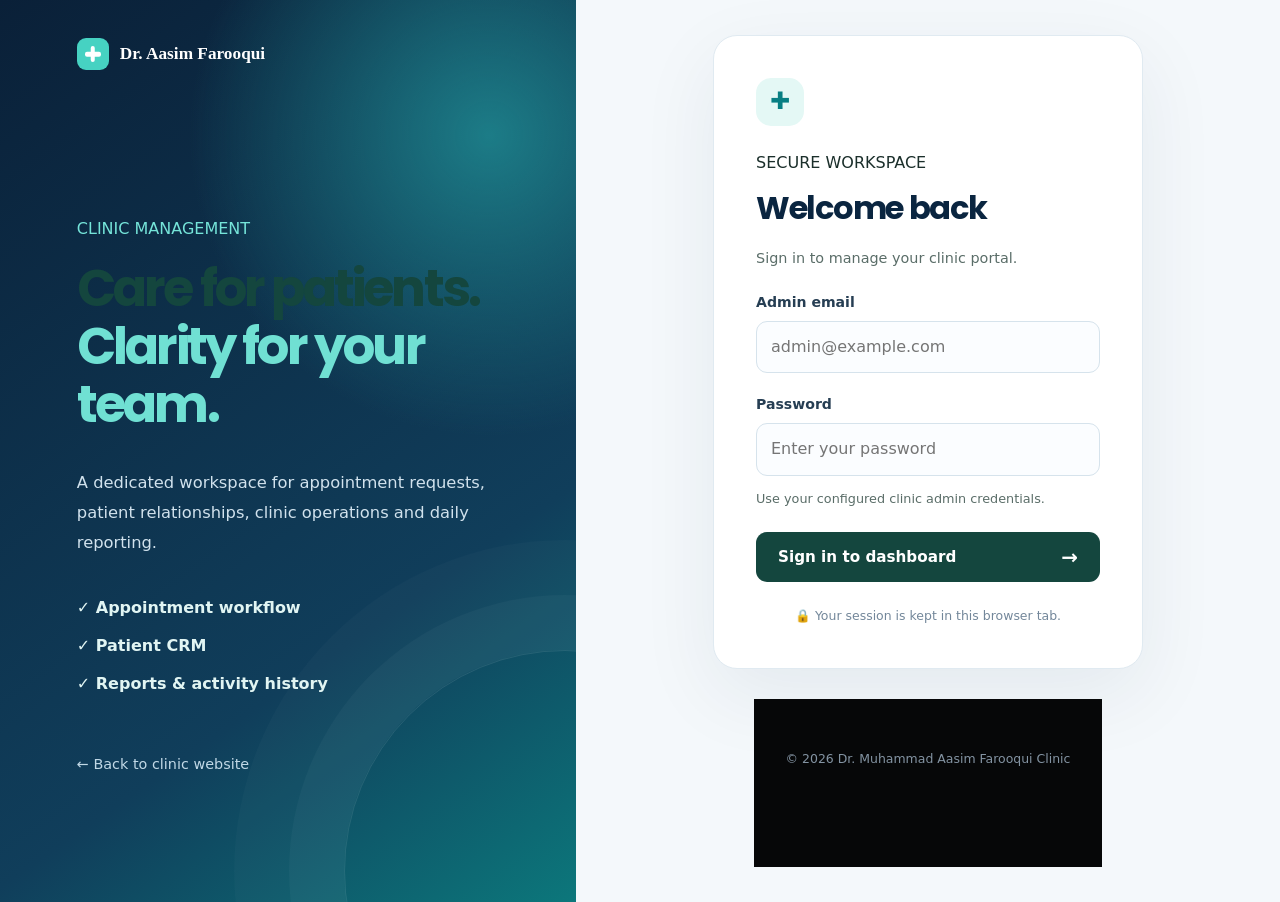
<file: admin/index.html>
<!doctype html><html lang="en"><head><meta charset="utf-8"><meta name="viewport" content="width=device-width,initial-scale=1"><meta name="robots" content="noindex"><meta name="theme-color" content="#0a2540"><title>Admin Sign In · Dr. Aasim Farooqui Clinic</title><link rel="icon" href="../assets/images/favicon-admin.svg"><link rel="stylesheet" href="https://fonts.googleapis.com/css2?family=Inter:wght@400;500;600;700&family=Poppins:wght@600;700&display=swap"><link rel="stylesheet" href="../assets/css/style.css"><link rel="stylesheet" href="../assets/css/admin.css"></head><body class="login-page"><div class="login-layout"><section class="login-brand"><a class="logo" href="../index.html"><i></i>Dr. Aasim Farooqui</a><span class="eyebrow">CLINIC MANAGEMENT</span><h1>Care for patients.<br><em>Clarity for your team.</em></h1><p>A dedicated workspace for appointment requests, patient relationships, clinic operations and daily reporting.</p><div class="login-points"><span>✓ Appointment workflow</span><span>✓ Patient CRM</span><span>✓ Reports & activity history</span></div><a href="../index.html" class="back-site">← Back to clinic website</a></section><main class="login-panel"><form class="login-card" id="lf"><div class="login-icon">✚</div><span class="eyebrow">SECURE WORKSPACE</span><h2>Welcome back</h2><p class="muted">Sign in to manage your clinic portal.</p><label for="em">Admin email</label><input id="em" type="email" placeholder="admin@example.com" autocomplete="username" required><label for="pw">Password</label><input id="pw" type="password" placeholder="Enter your password" autocomplete="current-password" required><div class="login-help">Use your configured clinic admin credentials.</div><button class="btn login-submit" id="go">Sign in to dashboard <span>→</span></button><div class="res" id="le" role="status"></div><div class="login-security">🔒 Your session is kept in this browser tab.</div></form><footer class="login-foot">© <span id="y"></span> Dr. Muhammad Aasim Farooqui Clinic</footer></main></div><script src="../assets/js/api.js"></script><script src="../assets/js/demo.js"></script><script src="../assets/js/login.js"></script></body></html>
</file>
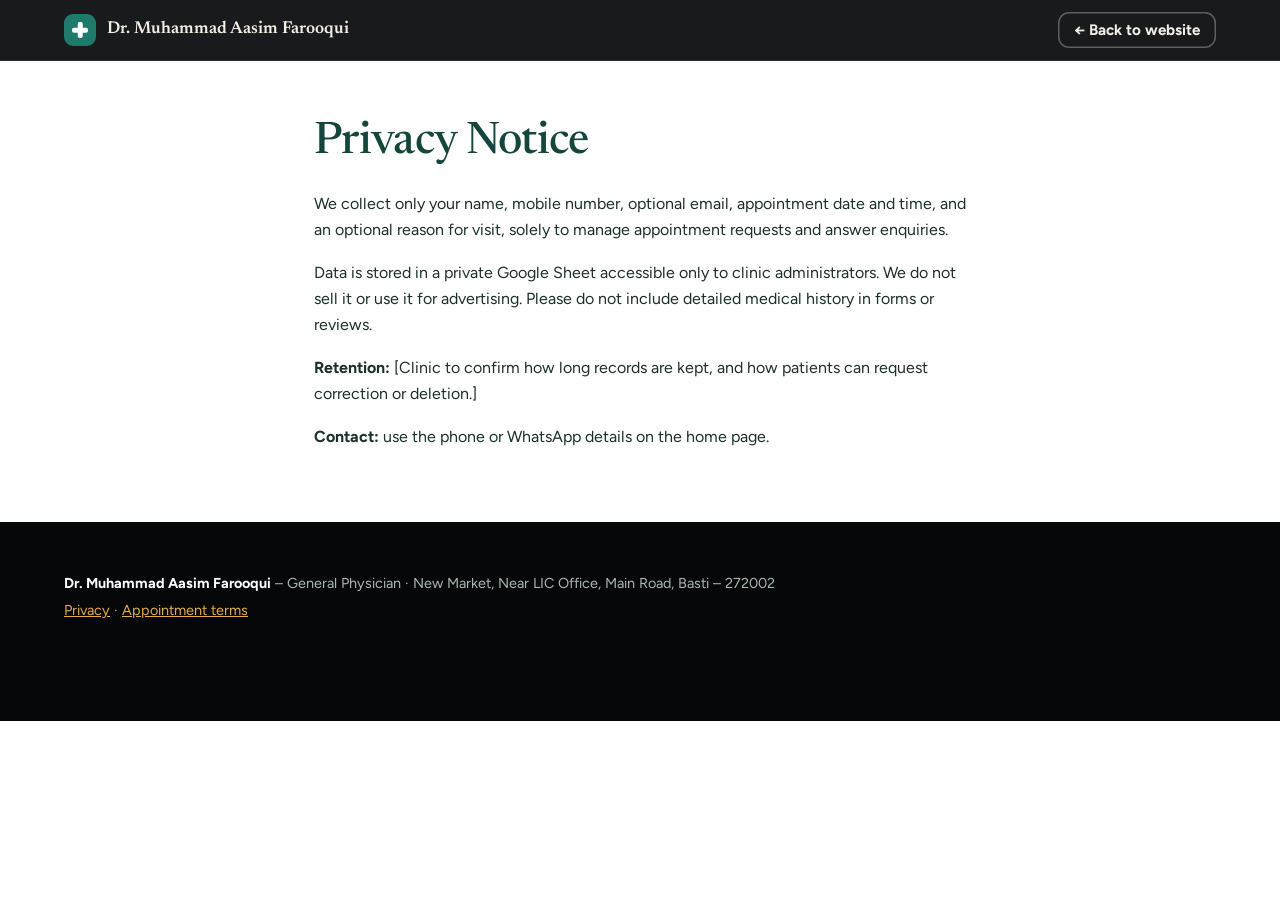
<file: privacy.html>
<!DOCTYPE html><html lang="en"><head><meta charset="utf-8"><meta name="viewport" content="width=device-width,initial-scale=1"><title>Privacy Notice · Dr. Aasim Farooqui Clinic</title>
<link rel="icon" type="image/svg+xml" href="assets/images/favicon-privacy.svg"><link rel="icon" type="image/png" sizes="32x32" href="assets/images/favicon-32.png"><link rel="apple-touch-icon" href="assets/images/apple-touch-icon.png"><meta name="theme-color" content="#060708">
<link rel="stylesheet" href="https://fonts.googleapis.com/css2?family=Figtree:wght@400;500;600;700&family=Newsreader:opsz,wght@6..72,400;6..72,500;6..72,600&family=Noto+Sans+Devanagari:wght@400;600&display=swap"><link rel="stylesheet" href="assets/css/style.css"></head><body>
<nav><a class="logo" href="index.html"><i></i>Dr. Muhammad Aasim Farooqui</a><a class="btn alt" href="index.html">← Back to website</a></nav><main class="pg"><h1>Privacy Notice</h1><p>We collect only your name, mobile number, optional email, appointment date and time, and an optional reason for visit, solely to manage appointment requests and answer enquiries.</p><p>Data is stored in a private Google Sheet accessible only to clinic administrators. We do not sell it or use it for advertising. Please do not include detailed medical history in forms or reviews.</p><p><b>Retention:</b> [Clinic to confirm how long records are kept, and how patients can request correction or deletion.]</p><p><b>Contact:</b> use the phone or WhatsApp details on the home page.</p></main>
<footer><b>Dr. Muhammad Aasim Farooqui</b> – General Physician · New Market, Near LIC Office, Main Road, Basti – 272002<br><a href="privacy.html">Privacy</a> · <a href="terms.html">Appointment terms</a></footer></body></html>
</file>
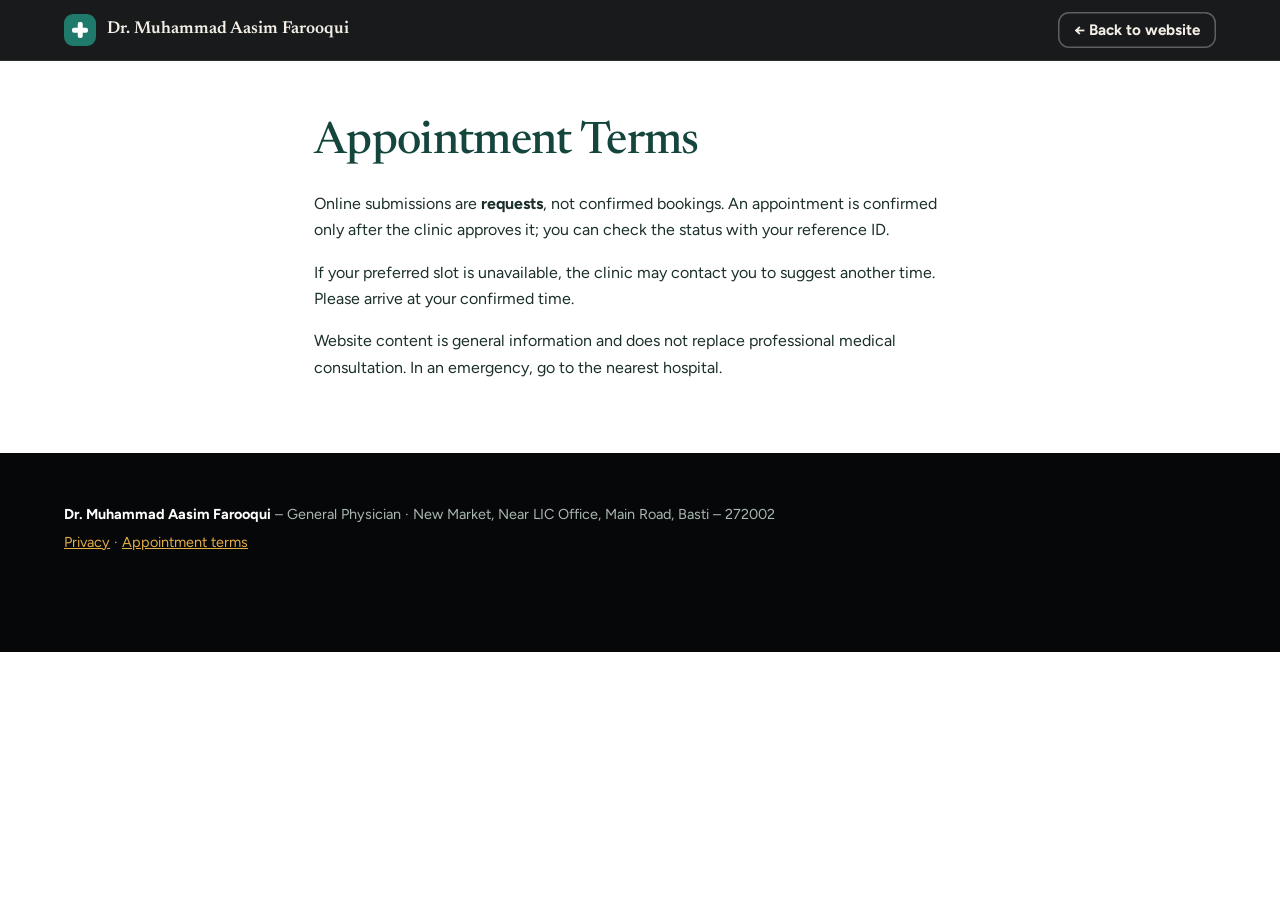
<file: terms.html>
<!DOCTYPE html><html lang="en"><head><meta charset="utf-8"><meta name="viewport" content="width=device-width,initial-scale=1"><title>Appointment Terms · Dr. Aasim Farooqui Clinic</title>
<link rel="icon" type="image/svg+xml" href="assets/images/favicon-terms.svg"><link rel="icon" type="image/png" sizes="32x32" href="assets/images/favicon-32.png"><link rel="apple-touch-icon" href="assets/images/apple-touch-icon.png"><meta name="theme-color" content="#060708">
<link rel="stylesheet" href="https://fonts.googleapis.com/css2?family=Figtree:wght@400;500;600;700&family=Newsreader:opsz,wght@6..72,400;6..72,500;6..72,600&family=Noto+Sans+Devanagari:wght@400;600&display=swap"><link rel="stylesheet" href="assets/css/style.css"></head><body>
<nav><a class="logo" href="index.html"><i></i>Dr. Muhammad Aasim Farooqui</a><a class="btn alt" href="index.html">← Back to website</a></nav><main class="pg"><h1>Appointment Terms</h1><p>Online submissions are <b>requests</b>, not confirmed bookings. An appointment is confirmed only after the clinic approves it; you can check the status with your reference ID.</p><p>If your preferred slot is unavailable, the clinic may contact you to suggest another time. Please arrive at your confirmed time.</p><p>Website content is general information and does not replace professional medical consultation. In an emergency, go to the nearest hospital.</p></main>
<footer><b>Dr. Muhammad Aasim Farooqui</b> – General Physician · New Market, Near LIC Office, Main Road, Basti – 272002<br><a href="privacy.html">Privacy</a> · <a href="terms.html">Appointment terms</a></footer></body></html>
</file>
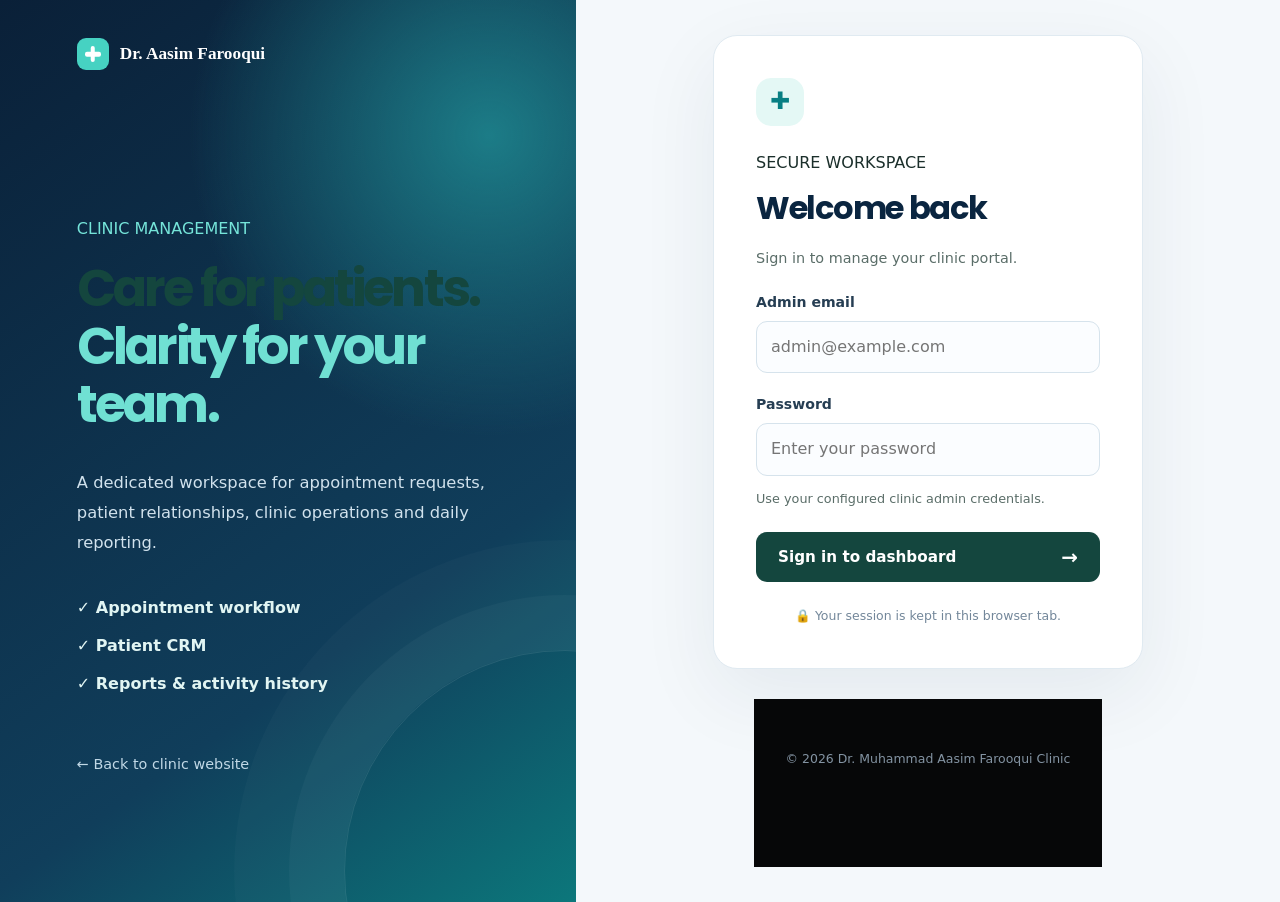
<file: admin/dashboard.html>
<!DOCTYPE html><html lang="en"><head><meta charset="utf-8"><meta name="viewport" content="width=device-width,initial-scale=1"><meta name="robots" content="noindex"><title>Clinic CRM Dashboard · Dr. Aasim Farooqui</title>
<link rel="icon" type="image/svg+xml" href="../assets/images/favicon-admin.svg"><link rel="icon" type="image/png" sizes="32x32" href="../assets/images/favicon-32.png"><link rel="apple-touch-icon" href="../assets/images/apple-touch-icon.png"><meta name="theme-color" content="#0a2540">
<link rel="stylesheet" href="https://fonts.googleapis.com/css2?family=Inter:wght@400;500;600&family=Poppins:wght@600;700&display=swap"><link rel="stylesheet" href="../assets/css/style.css"><link rel="stylesheet" href="../assets/css/admin.css"></head><body>
<div id="tc"></div><div class="ov" id="md"></div>
<div id="app" class="shell" hidden>
<aside class="sb" id="sb"><div class="brand"><i></i><div><b>Dr. Aasim Farooqui</b><small>Clinic Portal</small></div></div>
<div class="mn" id="mn"><button data-v="dash" class="a">📊 Dashboard</button><button data-v="today">📅 Today<em id="n-today"></em></button><button data-v="appt">🗂️ Appointments<em id="n-appt"></em></button><button data-v="pat">👥 Patients (CRM)<em id="n-pat"></em></button><button data-v="enq">✉️ Enquiries<em id="n-enq"></em></button><button data-v="rev">⭐ Reviews<em id="n-rev"></em></button><button data-v="rep">🧾 Reports</button><button data-v="hol">🏖️ Holidays</button><button data-v="prof">🩺 Profile &amp; Clinic</button><button data-v="svc">💊 Services</button><button data-v="log">🛡️ Activity log</button></div>
<div class="sbf"><a href="../index.html" target="_blank" rel="noopener">View website ↗</a><button id="out">Log out</button></div></aside>
<div class="main"><header class="top"><button id="sbt" aria-label="Menu">☰</button><h1 id="pt">Dashboard</h1><span id="dt"></span><span class="demo-flag" id="demoFlag">● DEMO DATA</span><button class="btn alt" id="rfr">⟳ Refresh</button></header><div class="content">
<div class="view" id="v-dash"><div class="kp" id="kp"></div><div class="g2"><div class="card"><h3>Requests – last 14 days</h3><canvas id="c1" data-h="230"></canvas></div><div class="card"><h3>Status distribution</h3><canvas id="c2" data-h="190"></canvas><div class="lgd" id="lgd"></div></div></div><div class="g2"><div class="card"><h3>Weekly trend – last 8 weeks</h3><canvas id="c3" data-h="210"></canvas></div><div class="card"><h3>Needs attention</h3><div id="att"></div></div></div></div>
<div class="view" id="v-today" hidden><div class="tl" id="tl"></div></div>
<div class="view" id="v-appt" hidden><div class="bar"><input id="sr" placeholder="🔍 Search name / phone / ID"><select id="fl"><option value="">All statuses</option><option>Pending</option><option>Confirmed</option><option>Reschedule Requested</option><option>Completed</option><option>Cancelled</option></select><input id="fd" type="date"><select id="so"><option value="new">Newest first</option><option value="date">By appointment date</option></select><button class="btn alt" id="csv">⬇ CSV</button></div><div class="tw"><table id="tb"></table></div><div class="bar" style="margin-top:12px"><button class="btn alt" id="pv">← Prev</button><span id="pg"></span><button class="btn alt" id="nx">Next →</button></div></div>
<div class="view" id="v-pat" hidden><div class="note" style="margin-bottom:14px">Patient records are built from appointment requests. Use notes only for administrative follow-up (e.g. "prefers evening slots"). Do not store diagnoses or detailed medical history here.</div><div class="bar"><input id="ps" placeholder="🔍 Search patients"><select id="pf"><option value="">All patients</option><option value="due">Follow-up due</option><option value="tag">Has tags</option></select></div><div class="tw"><table id="pt2"></table></div></div>
<div class="view" id="v-enq" hidden><div class="tw"><table id="et"></table></div></div>
<div class="view" id="v-rev" hidden><div class="g2" id="rv2"></div></div>
<div class="view rep" id="v-rep" hidden><div class="bar noprint"><select id="rp"><option value="day">Today</option><option value="week">This week</option><option value="month" selected>This month</option><option value="custom">Custom range</option></select><input type="date" id="rfm"><input type="date" id="rto"><button class="btn" id="rgo">Generate</button><button class="btn alt" id="rpr">🖨 Print</button><button class="btn alt" id="rcv">⬇ CSV</button></div><div id="rout"></div></div>
<div class="view" id="v-hol" hidden><div class="card" style="max-width:560px"><h3>Add holiday / closure</h3><div class="two"><div><label>Date</label><input type="date" id="hd"></div><div><label>Title</label><input id="ht" placeholder="e.g. Eid holiday"></div></div><p><button class="btn" id="hs">Add (clinic closed that day)</button></p><p style="color:var(--mut);font-size:.85rem;margin:0">Patients cannot request slots on these dates, and the closure appears on the website.</p></div><div class="tw" style="margin-top:16px"><table id="ho"></table></div></div>
<div class="view" id="v-prof" hidden><div class="g2"><div class="card"><h3>Doctor photo</h3><div class="photo" style="max-width:220px;margin:0 0 12px"><img id="pp" alt="" hidden><span id="pi">AF</span></div><input type="file" id="pfl" accept="image/*"><p style="color:var(--mut);font-size:.85rem">Resized in your browser and saved to Drive as a public image for the website.</p></div>
<div class="card"><h3>Clinic status</h3><label>Status</label><select id="clinic_closed"><option value="false">Open per schedule</option><option value="true">Temporarily closed</option></select><label>Status message</label><input id="status_message"><label>Public announcement</label><input id="announcement"></div></div>
<div class="card"><h3>Profile &amp; contact details</h3><label>Professional introduction</label><textarea id="doctor_bio" rows="4"></textarea><label>Verified qualifications (one per line; hidden on the site while empty)</label><textarea id="doctor_qualifications" rows="3"></textarea><div class="two"><div><label>Phone (with country code, e.g. 919…)</label><input id="phone"></div><div><label>WhatsApp number</label><input id="whatsapp"></div></div><label>Google Maps directions link</label><input id="map_link"><p><button class="btn" id="sp">Save changes</button></p></div></div>
<div class="view" id="v-svc" hidden><div class="card" style="max-width:720px"><h3>Services</h3><p style="color:var(--mut)">One per line: <code>Name | Description</code>. Only list services the doctor confirms.</p><textarea id="sl" rows="9"></textarea><p><button class="btn" id="ss">Save services</button></p></div></div>
<div class="view" id="v-log" hidden><div class="tw"><table id="lt"></table></div></div>
</div></div></div>
<aside class="dr" id="dr"></aside>
<script src="../assets/js/api.js"></script><script src="../assets/js/demo.js"></script><script src="../assets/js/admin.js"></script></body></html>
</file>
<file: assets/css/style.css>
/* Clinic public site — dark portrait hero that continues the photo's black studio backdrop, pale sage sections, saffron used only for the main action */
:root{--night:#060708;--glow:#0d211e;--green:#14463e;--jade:#1f7a6c;--paper:#f4f6f3;--card:#fff;--ink:#1b2f2b;--mut:#5a6d68;--line:#dbe3de;--gold:#e3ad47;--gold-d:#c8912a;--ivory:#f3efe6;--soft:#b9c6c0;--r:18px;--sh:0 14px 40px -18px rgba(12,38,33,.28);
--serif:'Newsreader',Georgia,'Noto Serif Devanagari','Noto Sans Devanagari',serif;--sans:'Figtree',system-ui,'Noto Sans Devanagari','Segoe UI',sans-serif}
*{box-sizing:border-box}html{scroll-behavior:smooth;scroll-padding-top:76px}
body{margin:0;font-family:var(--sans);color:var(--ink);background:#fff;line-height:1.65;overflow-x:hidden;-webkit-font-smoothing:antialiased}
h1,h2,h3{font-family:var(--serif);font-weight:500;line-height:1.15;margin:0 0 .5em;color:var(--green);letter-spacing:-.015em}
a{color:var(--jade)}:focus-visible{outline:3px solid var(--gold);outline-offset:2px}
.mut{color:var(--mut)}small{font-size:.85em}

/* loader, progress */
#ld{position:fixed;inset:0;background:var(--night);display:grid;place-items:center;z-index:99;transition:opacity .5s,visibility .5s}#ld.h{opacity:0;visibility:hidden}
#ld i{width:52px;height:52px;border-radius:14px;background:var(--jade);position:relative;animation:pl 1.1s infinite}
#ld i:before,#ld i:after,.logo i:before,.logo i:after{content:"";position:absolute;background:#fff;border-radius:2px;left:50%;top:50%;transform:translate(-50%,-50%)}
#ld i:before{width:28px;height:8px}#ld i:after{width:8px;height:28px}
@keyframes pl{50%{transform:scale(1.12);box-shadow:0 0 0 14px #1f7a6c33}}
#pb{position:fixed;top:0;left:0;height:3px;width:0;background:var(--gold);z-index:100}

/* nav */
nav{position:sticky;top:0;z-index:9;display:flex;gap:6px 22px;align-items:center;flex-wrap:wrap;padding:12px max(5%,calc((100% - 1160px)/2));background:rgba(6,7,8,.92);backdrop-filter:blur(14px);border-bottom:1px solid #ffffff14}
.logo{display:flex;align-items:center;gap:11px;margin-right:auto;font-family:var(--serif);font-weight:600;font-size:1.08rem;color:var(--ivory);text-decoration:none;line-height:1.25}
.logo i{flex:0 0 32px;width:32px;height:32px;border-radius:9px;background:var(--jade);position:relative}.logo i:before{width:16px;height:4.5px}.logo i:after{width:4.5px;height:16px}
#links{display:flex;gap:22px;align-items:center;flex-wrap:wrap}
nav a:not(.logo):not(.btn){text-decoration:none;color:#d9e2dd;font-size:.93rem;font-weight:500}nav a:not(.logo):not(.btn):hover{color:#fff}
#lg,#mt{background:#ffffff14;border:0;border-radius:99px;height:34px;min-width:34px;padding:0 11px;cursor:pointer;font:600 .85rem var(--sans);color:var(--ivory)}#lg:hover,#mt:hover{background:#ffffff26}
#mb{display:none;background:none;border:0;font-size:1.6rem;color:var(--ivory);cursor:pointer}
#hb{background:#fdf0d0;color:#6b4a0a;text-align:center;padding:8px 5%;font-size:.9rem;font-weight:500}
@media(max-width:860px){#mb{display:block}#links{display:none;width:100%;flex-direction:column;align-items:flex-start;gap:14px;padding:12px 0 6px}#links.o{display:flex;animation:dn .3s}}
@keyframes dn{from{opacity:0;transform:translateY(-8px)}}

/* buttons */
.btn{position:relative;overflow:hidden;display:inline-block;background:var(--green);color:#fff!important;padding:12px 22px;border-radius:11px;border:0;font:700 .95rem var(--sans);cursor:pointer;text-decoration:none;transition:transform .2s,background .2s}
.btn:hover{transform:translateY(-2px);background:#0f352f}.btn:active{transform:scale(.97)}.btn:disabled{opacity:.6;cursor:wait}
.btn.gold{background:var(--gold);color:#1c1503!important}.btn.gold:hover{background:#efbb59}
.btn.teal{background:var(--jade)}.btn.teal:hover{background:#18665a}
.btn.alt{background:transparent;color:var(--ivory)!important;box-shadow:inset 0 0 0 1.5px #ffffff4d}.btn.alt:hover{background:#ffffff14}
nav .btn{padding:9px 16px}
.cta{display:flex;flex-wrap:wrap;gap:12px;margin:0}
.rp{position:absolute;border-radius:50%;background:#fff5;transform:scale(0);animation:rp .6s linear;pointer-events:none}@keyframes rp{to{transform:scale(4);opacity:0}}

/* hero */
.hero{position:relative;overflow:hidden;color:var(--ivory);background:radial-gradient(ellipse 48% 78% at 74% 46%,var(--glow) 0,transparent 72%),var(--night);padding:72px max(5%,calc((100% - 1160px)/2)) 0}
.hero .in{display:grid;grid-template-columns:1fr 1fr;gap:24px;align-items:end;min-height:600px}
.hero .copy{align-self:center;padding-bottom:96px}
.hero h1{font-size:clamp(2.7rem,5.4vw,4.7rem);line-height:1.02;letter-spacing:-.03em;color:var(--ivory);margin:0 0 22px;max-width:11.5em}
.hero-lead{font-size:1.1rem;line-height:1.7;color:var(--soft);max-width:30em;margin:0 0 28px}
.facts{list-style:none;margin:32px 0 0;padding:22px 0 0;border-top:1px solid #ffffff1f;display:grid;gap:12px;color:var(--soft);font-size:.95rem;max-width:34em}
.facts li{display:flex;gap:11px;align-items:flex-start}.facts svg{flex:0 0 18px;width:18px;height:18px;margin-top:3px;fill:none;stroke:var(--gold);stroke-width:1.8;stroke-linecap:round;stroke-linejoin:round}
.pill{display:inline-flex;gap:9px;align-items:center;color:var(--ivory);font-weight:500}
.dot{flex:0 0 9px;width:9px;height:9px;border-radius:50%;background:#8a9a94}.dot.on{background:#4cd08f;animation:pu 1.8s infinite}.dot.off{background:#f27c7c}@keyframes pu{50%{box-shadow:0 0 0 7px #4cd08f22}}
/* portrait: the photo's black backdrop is blended into the hero, edges feathered out */
.portrait{position:relative;margin:0;align-self:end}
.hero-photo{position:relative;width:112%;max-width:700px;margin-left:auto;line-height:0}
.hero-photo img{display:block;width:100%;height:auto;mix-blend-mode:lighten;
 -webkit-mask-image:linear-gradient(to bottom,#000 0,#000 58%,transparent 99%),linear-gradient(to right,transparent 0,#000 16%,#000 84%,transparent 100%);-webkit-mask-composite:source-in;
 mask-image:linear-gradient(to bottom,#000 0,#000 58%,transparent 99%),linear-gradient(to right,transparent 0,#000 16%,#000 84%,transparent 100%);mask-composite:intersect;
 animation:rise 1.4s .25s both ease-out}
@keyframes rise{from{opacity:0}to{opacity:1}}
.portrait figcaption{position:absolute;left:12%;bottom:84px;display:grid;line-height:1.3;color:var(--ivory)}
.portrait figcaption b{font:600 1.05rem var(--serif)}.portrait figcaption span{font-size:.85rem;color:var(--soft)}

/* trust bar overlaps hero */
.trust{display:grid;grid-template-columns:repeat(4,1fr);max-width:1160px;margin:-46px auto 0;position:relative;z-index:2;background:var(--card);border-radius:var(--r);box-shadow:0 22px 50px -22px rgba(0,0,0,.45);width:calc(100% - 10%)}
.trust div{display:grid;grid-template-columns:34px 1fr;column-gap:12px;align-items:center;padding:20px 22px}
.trust div+div{border-left:1px solid var(--line)}
.trust svg{grid-row:span 2;width:28px;height:28px;fill:none;stroke:var(--jade);stroke-width:1.7;stroke-linecap:round;stroke-linejoin:round}
.trust b{font-weight:700;color:var(--green);font-size:.98rem;line-height:1.3}.trust span{font-size:.82rem;color:var(--mut);line-height:1.4}

/* sections */
section{padding:92px max(5%,calc((100% - 1160px)/2))}section.tint{background:var(--paper)}
section>h2,.visit h2{font-size:clamp(1.9rem,3.2vw,2.7rem);margin:0 0 30px}
section p{line-height:1.75}

.about{display:grid;grid-template-columns:.8fr 1.2fr;gap:64px;align-items:center}
.about-photo{border-radius:26px;overflow:hidden;background:var(--night);aspect-ratio:1/1;max-width:440px;width:100%;box-shadow:var(--sh)}.about-photo img{display:block;width:100%;height:100%;object-fit:cover}
.about h2{margin-bottom:6px}.role{margin:0 0 18px;color:var(--jade);font-weight:600}
#qual h3{font-size:1.2rem;margin-top:18px}

/* services: ruled list */
.list{display:grid;grid-template-columns:1fr 1fr;gap:0 64px}
.list .card{background:none;box-shadow:none;border:0;border-top:1px solid var(--line);border-radius:0;padding:26px 0;display:grid;grid-template-columns:48px 1fr;grid-auto-rows:min-content;align-content:start;gap:2px 18px;align-items:start}
.ic{grid-row:span 3;width:48px;height:48px;border-radius:50%;background:#e1eee9;display:grid;place-items:center;color:var(--jade)}.ic svg{width:22px;height:22px;fill:none;stroke:currentColor;stroke-width:1.8;stroke-linecap:round;stroke-linejoin:round}
.list h3{font-size:1.25rem;margin:0}.list p{margin:0;color:var(--mut);line-height:1.6}.list a{font-weight:600;font-size:.92rem;margin-top:6px}

/* steps */
.steps{display:grid;grid-template-columns:repeat(3,1fr);gap:40px;position:relative}
.step:not(:last-child):after{content:"";position:absolute;top:21px;left:56px;right:-34px;border-top:2px dashed #b9cdc5}
.step{position:relative}.step i{position:relative;display:grid;place-items:center;width:44px;height:44px;border-radius:50%;background:var(--green);color:#fff;font:600 1.15rem var(--serif);font-style:normal;margin-bottom:16px;box-shadow:0 0 0 8px #fff}
.step h3{font-size:1.2rem}.step p{margin:0;color:var(--mut)}

/* appointment */
.book{display:grid;grid-template-columns:1.35fr 1fr;gap:24px;align-items:start}
.card{background:var(--card);border-radius:var(--r);padding:28px;box-shadow:var(--sh);border:1px solid #0d2a2512}
.card.narrow{max-width:640px;margin-top:28px}
.card h3{font-size:1.3rem}
.note{background:#eef5f1;border-left:4px solid var(--gold);padding:12px 16px;border-radius:10px;font-size:.92rem;color:#2b4a43}
.track{background:var(--green);border-color:transparent;color:#d8e6e0}.track h3{color:#fff}.track>p{margin-top:0;color:#b9d0c7}.track form p{margin:18px 0 0;color:inherit}.track label{color:#e6f0eb}.track a{color:var(--gold)}
label{display:block;margin:14px 0 5px;font-weight:600;font-size:.9rem}.consent{display:flex;gap:10px;align-items:flex-start;font-weight:400}.consent input{width:auto;margin-top:5px}
input,select,textarea{width:100%;padding:12px 14px;border:1.5px solid #cdd9d3;border-radius:11px;font:inherit;background:#fff;color:var(--ink);transition:border .2s,box-shadow .2s}
input:focus,select:focus,textarea:focus{border-color:var(--jade);box-shadow:0 0 0 4px #1f7a6c26;outline:0}
.two{display:grid;gap:0 16px;grid-template-columns:1fr 1fr}
.chips{display:flex;flex-wrap:wrap;gap:8px}.chip{padding:8px 14px;border-radius:99px;border:1.5px solid #cdd9d3;background:#fff;cursor:pointer;font:500 .88rem var(--sans);color:var(--ink);transition:.2s}.chip:hover:not(:disabled){border-color:var(--jade)}.chip.s{background:var(--green);color:#fff;border-color:var(--green)}.chip:disabled{opacity:.4;text-decoration:line-through;cursor:not-allowed}
.hp{position:absolute;left:-9999px}
.stars button{background:none;border:0;font-size:1.8rem;color:#cdd6d1;cursor:pointer;padding:0 2px;transition:transform .15s}.stars button.on{color:var(--gold)}.stars button:hover{transform:scale(1.15)}.st{color:var(--gold-d);letter-spacing:2px}
.ok{background:#e2f6ea;color:#14532d}.err{background:#fde7e7;color:#7f1d1d}.res{margin-top:14px;padding:14px;border-radius:11px;display:none}.res.ok,.res.err{display:block;animation:dn .3s}

/* reviews, faq, visit, contact */
.grid{display:grid;gap:18px;grid-template-columns:repeat(auto-fit,minmax(260px,1fr))}
.faq{max-width:820px}.faq details{border-top:1px solid var(--line);padding:18px 0}.faq details:last-child{border-bottom:1px solid var(--line)}
.faq summary{cursor:pointer;font:600 1.2rem var(--serif);color:var(--green);list-style:none;display:flex;justify-content:space-between;gap:16px}.faq summary::-webkit-details-marker{display:none}
.faq summary:after{content:"+";font-size:1.5rem;line-height:1;color:var(--gold-d);transition:transform .25s}.faq details[open] summary:after{transform:rotate(45deg)}
.faq p{margin:10px 0 0;color:var(--mut)}
.visit{display:grid;grid-template-columns:1fr 1fr;gap:40px}.visit .card{padding:26px}.visit p{margin:0 0 16px}#ann{margin:12px 0 0!important;color:var(--mut)}
.contact{display:grid;grid-template-columns:1fr 1fr;gap:40px;align-items:start}

/* misc */
.skel{height:110px;border-radius:var(--r);background:linear-gradient(90deg,#e6ede9,#f4f7f5,#e6ede9);background-size:200% 100%;animation:sk 1.2s infinite}@keyframes sk{to{background-position:-200% 0}}
#tc{position:fixed;top:76px;right:16px;z-index:50;display:grid;gap:8px}.toast{background:var(--green);color:#fff;padding:12px 18px;border-radius:11px;box-shadow:var(--sh);animation:dn .3s}
.sticky{position:fixed;bottom:12px;left:5%;right:5%;text-align:center;display:none;z-index:8}
footer{background:var(--night);color:#a9b8b1;padding:48px max(5%,calc((100% - 1160px)/2)) 96px;font-size:.9rem;line-height:1.9}footer a{color:var(--gold)}footer b{color:#fff}
#tt,#fw{position:fixed;right:16px;width:48px;height:48px;border-radius:50%;border:0;cursor:pointer;font-size:1.25rem;z-index:40;box-shadow:var(--sh);transition:transform .2s,opacity .3s}
#fw{bottom:84px;background:#25a15f;color:#fff}#tt{bottom:144px;background:#fff;color:var(--green);opacity:0;pointer-events:none}#tt.s{opacity:1;pointer-events:auto}#tt:hover,#fw:hover{transform:translateY(-3px)}
@media(min-width:701px){#fw{bottom:20px}#tt{bottom:80px}}
.pg{max-width:780px;margin:auto;padding:56px 5%}.pg h1{color:var(--green);font-size:clamp(2rem,4vw,2.8rem)}
.rv{opacity:1;transform:none}

/* responsive */
@media(max-width:900px){
 .hero{padding-top:8px}.hero .in{grid-template-columns:1fr;min-height:0;gap:0}.portrait{order:-1}.hero .copy{padding-bottom:64px;margin-top:-14px;position:relative}
 .hero-photo{width:100%;max-width:520px;margin:0 auto}.portrait figcaption{left:7%;bottom:44px}
 .trust{grid-template-columns:1fr 1fr;margin-top:-34px}.trust div:nth-child(3){border-left:0}.trust div:nth-child(n+3){border-top:1px solid var(--line)}
 section{padding:68px 5%}.about,.book,.visit,.contact{grid-template-columns:1fr;gap:32px}.about-photo{max-width:360px}
 .list{grid-template-columns:1fr}.steps{grid-template-columns:1fr;gap:28px}.step:after{display:none!important}
}
@media(max-width:700px){.about-photo{display:none}.sticky{display:block}.two{grid-template-columns:1fr}.hero h1{font-size:2.6rem}.trust div{padding:14px;grid-template-columns:28px 1fr;column-gap:9px}.trust svg{width:24px;height:24px}.trust b{font-size:.86rem}.trust span{font-size:.74rem}.card{padding:20px}}
@media(prefers-reduced-motion:reduce){*,:before,:after{animation:none!important;transition:none!important;scroll-behavior:auto!important}}
</file>
<file: assets/css/admin.css>
body{background:#eef3f8}.lgw{min-height:100vh;display:grid;place-items:center;background:radial-gradient(circle at 20% 20%,#0b64a8,transparent 50%),linear-gradient(160deg,#0a2540,#0b3b66);padding:20px}
.lgw .card{width:100%;max-width:400px;animation:dn .5s}.lgw h2{display:flex;gap:10px;align-items:center}
.shell{display:grid;grid-template-columns:250px 1fr;min-height:100vh}
.sb{background:linear-gradient(180deg,#0a2540,#0c2f52);color:#cfe0ee;display:flex;flex-direction:column;padding:18px 14px;position:sticky;top:0;height:100vh;z-index:30;transition:transform .3s}
.brand{display:flex;gap:10px;align-items:center;padding:6px 8px 18px;border-bottom:1px solid #ffffff1c}.brand i{width:38px;height:38px;border-radius:11px;background:linear-gradient(135deg,var(--blue),var(--teal));position:relative;flex:none}
.brand i:before,.brand i:after{content:"";position:absolute;background:#fff;border-radius:2px;left:50%;top:50%;transform:translate(-50%,-50%)}.brand i:before{width:20px;height:5px}.brand i:after{width:5px;height:20px}
.brand b{color:#fff;display:block;font-size:.95rem}.brand small{opacity:.7}
.mn{display:grid;gap:3px;padding:14px 0;overflow-y:auto;flex:1}.mn button{display:flex;gap:11px;align-items:center;background:none;border:0;color:#cfe0ee;padding:10px 12px;border-radius:11px;cursor:pointer;font:500 .92rem Inter,sans-serif;text-align:left;transition:.2s;position:relative}
.mn button:hover{background:#ffffff14;color:#fff;transform:translateX(3px)}.mn button.a{background:linear-gradient(90deg,#10b5a5,#0b8fb0);color:#fff;box-shadow:0 6px 16px -6px #10b5a5}
.mn em{margin-left:auto;background:#f5b53d;color:#0a2540;font:700 .7rem Inter;border-radius:99px;padding:1px 8px;font-style:normal}
.sbf{display:grid;gap:8px;border-top:1px solid #ffffff1c;padding-top:12px}.sbf a,.sbf button{color:#9fd8f0;background:none;border:1px solid #ffffff26;border-radius:10px;padding:8px;text-align:center;cursor:pointer;font:500 .85rem Inter;text-decoration:none}.sbf button:hover,.sbf a:hover{background:#ffffff14}
.main{min-width:0}.top{display:flex;align-items:center;gap:14px;padding:14px 28px;background:#ffffffd9;backdrop-filter:blur(10px);position:sticky;top:0;z-index:20;border-bottom:1px solid #0a254012}
.top h1{font-size:1.25rem;margin:0;margin-right:auto}.top span{color:var(--mut);font-size:.88rem}#sbt{display:none;background:none;border:0;font-size:1.5rem;cursor:pointer}
.content{padding:24px 28px 60px;max-width:1280px}.view{animation:vin .35s}@keyframes vin{from{opacity:0;transform:translateY(10px)}}
.kp{display:grid;gap:14px;grid-template-columns:repeat(auto-fit,minmax(165px,1fr));margin-bottom:18px}.kp .card{padding:16px 18px;position:relative;overflow:hidden}.kp .card:before{content:"";position:absolute;left:0;top:0;bottom:0;width:4px;background:var(--c,var(--teal))}
.kp small{color:var(--mut);font-weight:500}.kp b{display:block;font:700 1.9rem Poppins,sans-serif;color:var(--navy);line-height:1.2}.kp .card:hover{transform:translateY(-3px)}
.g2{display:grid;gap:16px;grid-template-columns:repeat(auto-fit,minmax(340px,1fr));margin-bottom:16px}.card h3{font-size:1rem}canvas{width:100%;display:block}
.lgd{display:flex;flex-wrap:wrap;gap:6px 14px;font-size:.82rem;margin-top:8px}.lgd i{display:inline-block;width:10px;height:10px;border-radius:3px;margin-right:5px}
.tw{overflow-x:auto;border-radius:14px}table{width:100%;border-collapse:collapse;background:#fff;font-size:.88rem}th,td{padding:11px 12px;border-bottom:1px solid #e6edf3;text-align:left;vertical-align:top}th{background:#f1f7fc;color:var(--navy);font-weight:600;white-space:nowrap}tbody tr{transition:background .2s}tbody tr:hover{background:#f6fbff}
.bd{display:inline-block;padding:3px 10px;border-radius:99px;font-size:.78rem;font-weight:600;background:#e8f0f7;color:#35506a;white-space:nowrap}.bd.Confirmed,.bd.Approved,.bd.Closed,.bd.Completed{background:#d1fae5;color:#065f46}.bd.Cancelled,.bd.Hidden,.bd.due{background:#fee2e2;color:#991b1b}.bd.Pending,.bd.New{background:#fef3c7;color:#92400e}.bd.Contacted,.bd.RescheduleRequested{background:#dbeafe;color:#1e40af}
.ab{display:flex;flex-wrap:wrap;gap:4px}.ab button,.mini{border:1px solid #cfdce7;background:#fff;border-radius:8px;padding:4px 9px;cursor:pointer;font:500 .78rem Inter;transition:.15s;text-decoration:none;color:var(--ink)}.ab button:hover,.mini:hover{background:var(--sky);border-color:var(--blue)}.ab .ok{background:#d1fae5;border-color:#6ee7b7}.ab .no{color:#b91c1c}
.bar{display:flex;gap:10px;flex-wrap:wrap;align-items:center;margin-bottom:14px}.bar input,.bar select{width:auto;min-width:150px;padding:9px 12px}
.tl{display:grid;gap:10px}.tl .it{display:grid;grid-template-columns:90px 1fr auto;gap:12px;align-items:center;background:#fff;border-radius:14px;padding:12px 16px;box-shadow:var(--sh);border-left:4px solid var(--teal)}.tl .it.Pending{border-color:var(--gold)}.tl .it b{font-family:Poppins}
.empty{text-align:center;padding:40px;color:var(--mut)}
.ov{position:fixed;inset:0;background:#0a254080;backdrop-filter:blur(3px);z-index:80;display:none;place-items:center;padding:16px}.ov.o{display:grid;animation:fi .2s}@keyframes fi{from{opacity:0}}
.mc{background:#fff;border-radius:18px;padding:24px;width:100%;max-width:440px;animation:pop .25s}@keyframes pop{from{transform:scale(.94);opacity:0}}.mc .row{display:flex;gap:10px;justify-content:flex-end;margin-top:16px}
.dr{position:fixed;top:0;right:0;bottom:0;width:min(480px,100%);background:#fff;z-index:70;transform:translateX(105%);transition:transform .35s cubic-bezier(.2,.8,.2,1);box-shadow:-20px 0 50px -20px #0a254066;overflow-y:auto;padding:22px}.dr.o{transform:none}
.av{width:56px;height:56px;border-radius:16px;background:linear-gradient(135deg,var(--blue),var(--teal));color:#fff;display:grid;place-items:center;font:700 1.4rem Poppins}
.hist{display:grid;gap:8px;margin:10px 0}.hist div{background:#f4f9fd;border-radius:10px;padding:8px 12px;font-size:.86rem;display:flex;justify-content:space-between;gap:8px}
.rep h2{margin-top:0}.sum{display:flex;gap:10px;flex-wrap:wrap;margin:10px 0}.sum span{background:#fff;padding:8px 14px;border-radius:12px;box-shadow:var(--sh);font-size:.88rem}
@media(max-width:900px){.shell{grid-template-columns:1fr}.sb{position:fixed;left:0;top:0;transform:translateX(-105%);width:260px}.sb.o{transform:none}#sbt{display:block}.top{padding:12px 16px}.content{padding:16px}.tl .it{grid-template-columns:70px 1fr}}
@media print{.sb,.top,.bar,.ab,#tc,.noprint{display:none!important}.shell{display:block}body{background:#fff}.card{box-shadow:none;border:1px solid #ccc}.content{padding:0}}

/* Dedicated sign-in and management workspace */
.demo-flag{font-size:.72rem!important;font-weight:800;letter-spacing:.08em;color:#8a5b06!important;background:#fff4d5;border:1px solid #f3dfaa;padding:7px 10px;border-radius:99px;white-space:nowrap}
.login-page{min-height:100vh;background:#f4f8fb}.login-layout{min-height:100vh;display:grid;grid-template-columns:minmax(340px, .9fr) 1.1fr}.login-brand{background:radial-gradient(circle at 85% 15%,#1c7c87 0,transparent 33%),linear-gradient(145deg,#0a2038,#103e5b 68%,#0c777b);color:#fff;padding:clamp(32px,6vw,82px);display:flex;flex-direction:column;align-items:flex-start;justify-content:center;position:relative;overflow:hidden}.login-brand:after{content:"";position:absolute;width:440px;height:440px;border:1px solid #ffffff19;border-radius:50%;right:-210px;bottom:-190px;box-shadow:0 0 0 55px #ffffff08,0 0 0 110px #ffffff05}.login-brand .logo{color:#fff;text-decoration:none;font-weight:700;margin-bottom:auto;position:absolute;top:38px}.login-brand .logo i{background:#46d2c2}.login-brand .eyebrow{margin-top:90px;color:#75e4d9}.login-brand h1{font:700 clamp(2.3rem,4vw,4rem)/1.13 Poppins,sans-serif;letter-spacing:-.055em;margin:18px 0}.login-brand h1 em{color:#70e0d3;font-style:normal}.login-brand p{max-width:470px;color:#d1e2ed;line-height:1.85;font-size:1.02rem}.login-points{display:grid;gap:12px;margin-top:20px;color:#e1f5f3;font-weight:600}.back-site{color:#c1d8e6;text-decoration:none;margin-top:55px;font-size:.9rem;z-index:1}.login-panel{display:flex;flex-direction:column;align-items:center;justify-content:center;padding:35px}.login-card{width:min(100%,430px);background:#fff;padding:clamp(26px,4vw,42px);border:1px solid #e0eaf1;border-radius:24px;box-shadow:0 25px 80px #102b4612}.login-icon{width:48px;height:48px;display:grid;place-items:center;border-radius:15px;background:#e4f8f5;color:#087f83;font-size:1.5rem;margin-bottom:24px}.login-card h2{font:700 2rem Poppins,sans-serif;color:var(--navy);letter-spacing:-.04em;margin:8px 0}.login-card .muted,.login-help{color:var(--mut);font-size:.9rem}.login-card label{display:block;font-size:.88rem;font-weight:700;margin:20px 0 7px;color:#263e53}.login-card input{width:100%;min-height:48px;border:1px solid #d6e3ec;background:#fbfdff}.login-help{margin-top:12px;font-size:.8rem}.login-submit{width:100%;display:flex;align-items:center;justify-content:space-between;margin-top:23px;min-height:50px}.login-submit span{font-size:1.25rem}.login-security{margin-top:24px;text-align:center;color:#73879a;font-size:.78rem}.login-foot{color:#8393a2;font-size:.78rem;margin-top:30px;text-align:center}.shell{min-height:100vh}.sb{box-shadow:8px 0 35px #0a25400a}.brand{padding:24px 18px}.mn button{border-radius:10px;margin:3px 8px;width:calc(100% - 16px);padding:12px 13px;font-weight:600}.mn button.a{box-shadow:inset 3px 0 #10b5a5;background:#e5f7f5}.top{background:#ffffffed;backdrop-filter:blur(12px);border-bottom:1px solid #e2ebf2;min-height:74px}.content{max-width:1450px;padding-top:26px}.kp .card{border:1px solid #e3edf3;box-shadow:0 10px 30px #102b4608;border-radius:17px}.g2>.card{border:1px solid #e3edf3}.bar input,.bar select{border-radius:10px;border-color:#d8e4ed}.tw{border:1px solid #e2ebf2;box-shadow:0 8px 24px #102b4607}table{min-width:700px}th{padding:14px 13px}td{padding:13px}.view .note{border-radius:12px}
@media(max-width:760px){.login-layout{grid-template-columns:1fr}.login-brand{min-height:300px;padding:28px}.login-brand .logo{top:25px}.login-brand .eyebrow{margin-top:78px}.login-brand h1{font-size:2rem;margin:12px 0}.login-brand p{font-size:.9rem;margin:5px 0}.login-points{display:none}.back-site{margin-top:20px}.login-panel{padding:25px 16px 35px}.login-card{padding:25px;border-radius:20px}.demo-flag{display:none}.g2{grid-template-columns:minmax(0,1fr)}.bar input,.bar select{width:100%;min-width:0}.content{padding:12px}}

/* ===== ADMIN FIXES: visible active tab, visible buttons, restored colour variables ===== */
:root{--navy:#0a2540;--blue:#1769aa;--teal:#10b5a5;--sky:#eef7fb;--mint:#e3f8f5}

/* clicked sidebar tab: dark text on the light highlight (was white on pale mint) */
.mn button.a{background:#e5f7f5;color:#0a2540;box-shadow:inset 3px 0 #10b5a5;transform:none}
.mn button.a:hover{background:#e5f7f5;color:#0a2540;transform:none}
.mn button.a em{background:#f5b53d;color:#0a2540}

/* outline buttons inside the admin (Refresh, CSV, Prev, Next, Print, dialog Cancel) */
.main .btn.alt,.mc .btn.alt{background:#fff;color:#0a2540!important;box-shadow:none;border:1.5px solid #cfdce7}
.main .btn.alt:hover,.mc .btn.alt:hover{background:#eef7fb;border-color:#1769aa}

/* primary buttons stay readable on white cards */
.main .btn:not(.alt),.mc .btn:not(.alt){background:#14463e;color:#fff!important}
.main .btn:not(.alt):hover,.mc .btn:not(.alt):hover{background:#0f352f}

/* keep every tab's content on screen and above the sticky bar */
.view[hidden]{display:none!important}
.view:not([hidden]){display:block;opacity:1}
.content{position:relative;z-index:1}
</file>
